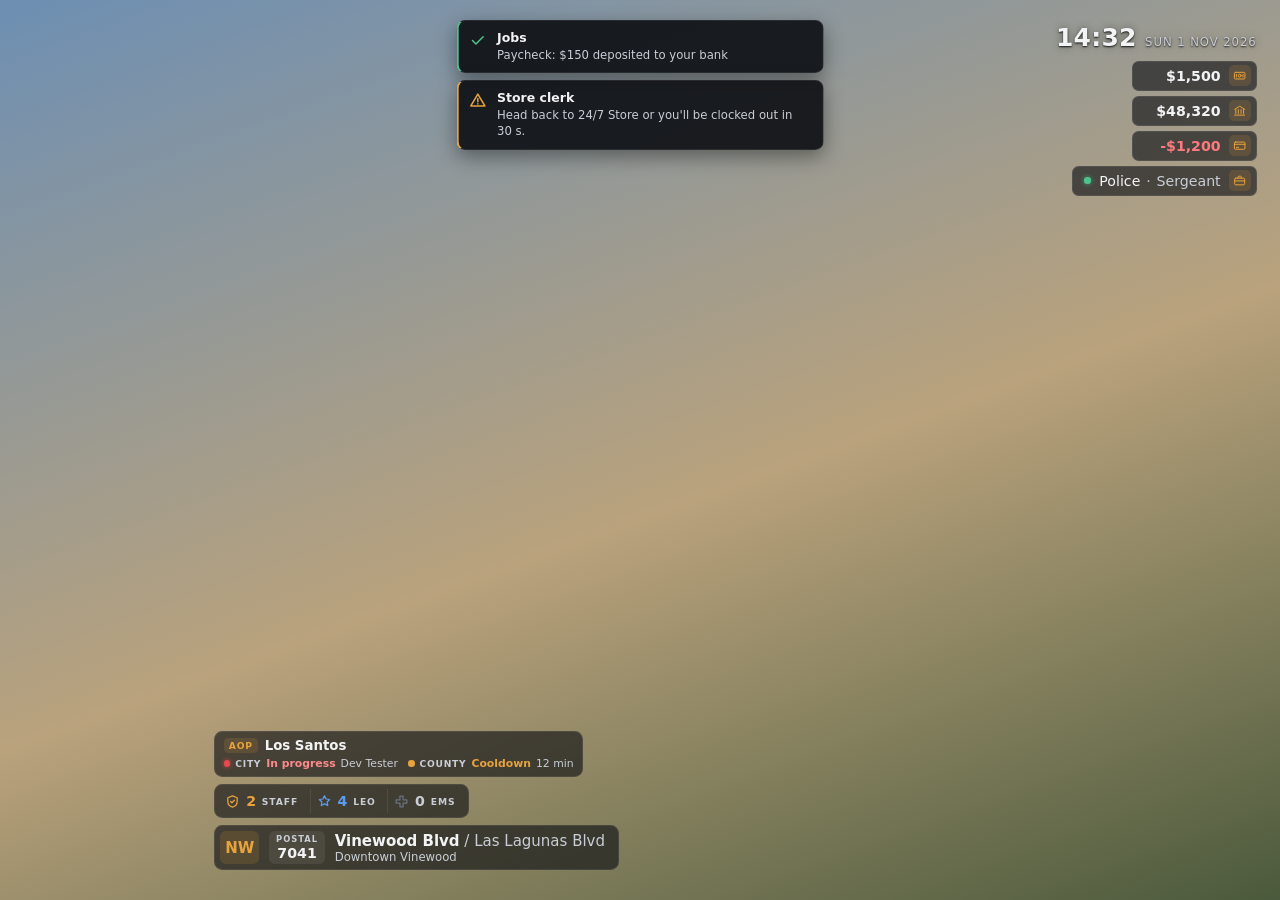
<file: [tfc]/tfc-hud/html/index.html>
<!doctype html>
<html lang="en">
<head>
    <meta charset="utf-8">
    <title>HUD</title>
    <link rel="stylesheet" href="style.css">
</head>
<body>
    <div id="hud" class="hidden">
        <!-- Top right: time, money, job -->
        <section class="status" aria-label="Status">
            <div class="clock">
                <span class="time" id="time">--:--</span>
                <span class="date" id="date"></span>
            </div>

            <div class="row" data-account="cash">
                <span class="delta" id="cash-delta"></span>
                <span class="value" id="cash">$0</span>
                <span class="icon" aria-label="Cash">
                    <svg viewBox="0 0 24 24"><rect x="2.5" y="6" width="19" height="12" rx="2"/><circle cx="12" cy="12" r="2.6"/><path d="M6 9.5v5M18 9.5v5"/></svg>
                </span>
            </div>

            <div class="row" data-account="bank">
                <span class="delta" id="bank-delta"></span>
                <span class="value" id="bank">$0</span>
                <span class="icon" aria-label="Bank">
                    <svg viewBox="0 0 24 24"><path d="M3 9.5 12 4l9 5.5"/><path d="M5 10v7M9.5 10v7M14.5 10v7M19 10v7"/><path d="M3 20h18"/></svg>
                </span>
            </div>

            <div class="row credit hidden" data-account="credit">
                <span class="delta" id="credit-delta"></span>
                <span class="value" id="credit">$0</span>
                <span class="icon" aria-label="Credit">
                    <svg viewBox="0 0 24 24"><rect x="2.5" y="5.5" width="19" height="13" rx="2"/><path d="M2.5 9.5h19M6 15h4"/></svg>
                </span>
            </div>

            <div class="row job">
                <span class="duty" id="duty" title="Duty"></span>
                <span class="value"><span id="job-label">Unemployed</span><span class="grade" id="job-grade"></span></span>
                <span class="icon" aria-label="Job">
                    <svg viewBox="0 0 24 24"><rect x="3" y="7.5" width="18" height="12" rx="2"/><path d="M9 7.5V5.5a1.5 1.5 0 0 1 1.5-1.5h3A1.5 1.5 0 0 1 15 5.5v2M3 12.5h18"/></svg>
                </span>
            </div>
        </section>

        <!-- Bottom left, beside the minimap: AOP and priority, who's on, then location -->
        <div class="corner" id="corner">
            <section class="aop hidden" id="aop" aria-label="AOP and priority"></section>
            <section class="counts hidden" id="counts" aria-label="Who's on"></section>

            <section class="location" id="location" aria-label="Location">
                <span class="compass" id="dir">N</span>
                <span class="postal hidden" id="postal-box">
                    <span class="postal-label">Postal</span>
                    <span class="postal-code" id="postal">000</span>
                </span>
                <span class="place">
                    <span class="street" id="street"></span>
                    <span class="zone" id="zone"></span>
                </span>
            </section>
        </div>
    </div>

    <!-- Notifications from every TFC resource (top centre, shown even with the HUD hidden) -->
    <div class="toasts" id="toasts" aria-live="polite"></div>

    <script src="app.js"></script>
</body>
</html>
</file>
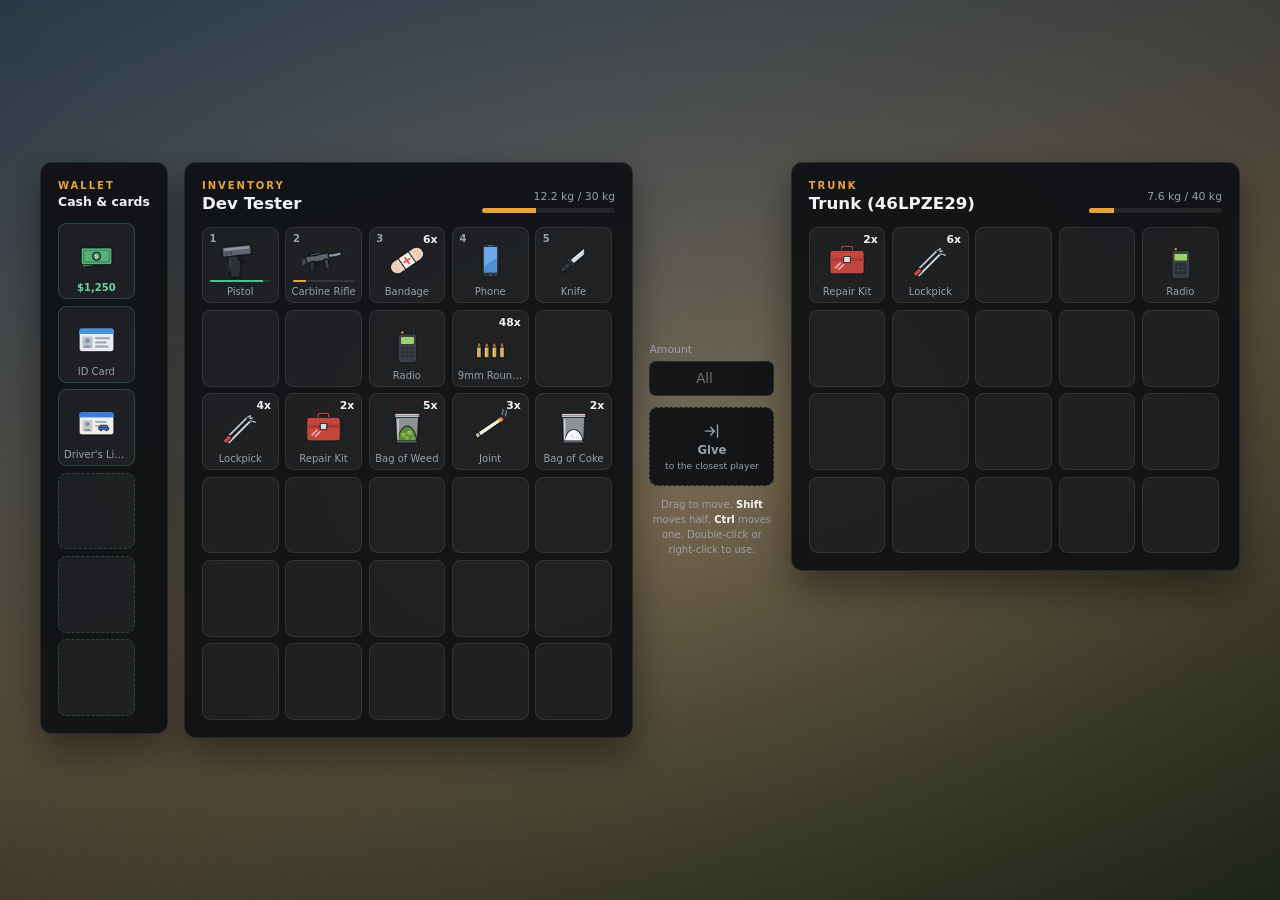
<file: [tfc]/tfc-inventory/html/index.html>
<!doctype html>
<html lang="en">
<head>
    <meta charset="utf-8">
    <title>Inventory</title>
    <link rel="stylesheet" href="style.css">
</head>
<body>
    <div id="screen" class="hidden">
        <div class="layout">
            <section class="panel wallet-panel" id="panel-wallet" aria-label="Wallet">
                <header class="panel-head">
                    <div>
                        <p class="kicker">Wallet</p>
                        <h1 class="panel-title">Cash &amp; cards</h1>
                    </div>
                </header>
                <div class="grid wallet-grid" data-grid></div>
            </section>

            <section class="panel" id="panel-player" aria-label="Your inventory">
                <header class="panel-head">
                    <div>
                        <p class="kicker">Inventory</p>
                        <h1 class="panel-title" data-title></h1>
                    </div>
                    <div class="weight">
                        <span class="weight-text" data-weight-text></span>
                        <span class="weight-track"><span class="weight-fill" data-weight-fill></span></span>
                    </div>
                </header>
                <div class="grid" data-grid></div>
            </section>

            <aside class="controls" aria-label="Controls">
                <label class="amount">Amount
                    <input id="amount" type="number" min="0" step="1" placeholder="All">
                </label>
                <div class="give" id="give-zone" data-give="1">
                    <svg viewBox="0 0 24 24"><path d="M12 3v12M7 10l5 5 5-5"/><path d="M4 19h16"/></svg>
                    <span>Give</span>
                    <small>to the closest player</small>
                </div>
                <p class="help">Drag to move. <b>Shift</b> moves half, <b>Ctrl</b> moves one. Double-click or right-click to use.</p>
            </aside>

            <section class="panel hidden" id="panel-secondary" aria-label="Other inventory">
                <header class="panel-head">
                    <div>
                        <p class="kicker" data-kicker></p>
                        <h1 class="panel-title" data-title></h1>
                    </div>
                    <div class="weight">
                        <span class="weight-text" data-weight-text></span>
                        <span class="weight-track"><span class="weight-fill" data-weight-fill></span></span>
                    </div>
                </header>
                <div class="grid" data-grid></div>
            </section>
        </div>

        <div class="tooltip hidden" id="tooltip" role="tooltip"></div>
        <div class="ghost hidden" id="ghost"></div>
        <div class="toast hidden" id="toast" role="status"></div>
    </div>

    <!-- Hotbar flash when using slots 1-5 with the inventory closed -->
    <div class="hotbar hidden" id="hotbar"></div>

    <script src="app.js"></script>
</body>
</html>
</file>
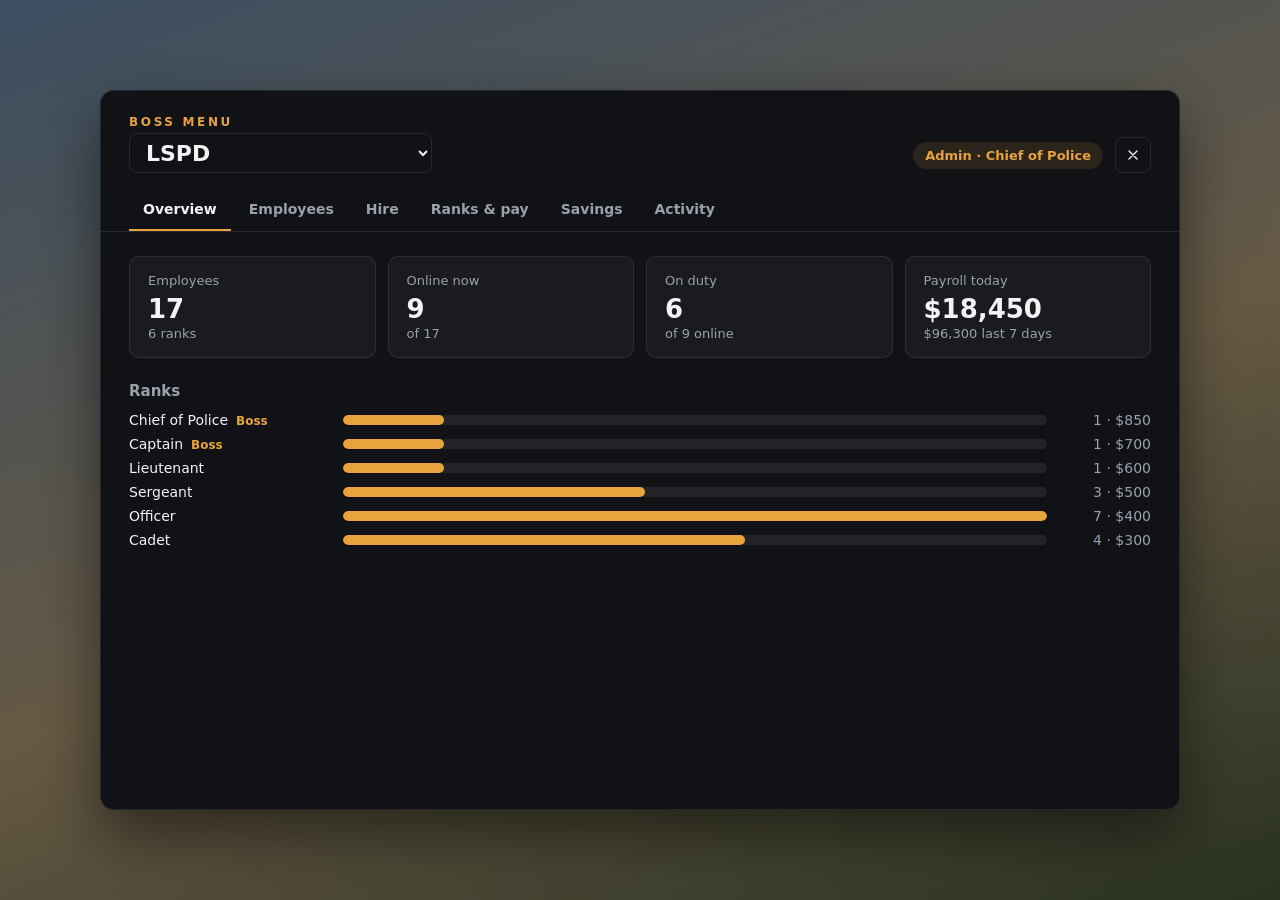
<file: [tfc]/tfc-jobs/html/index.html>
<!doctype html>
<html lang="en">
<head>
    <meta charset="utf-8">
    <title>Boss Menu</title>
    <link rel="stylesheet" href="style.css">
</head>
<body>
    <div id="backdrop" class="hidden">
        <main class="window" role="dialog" aria-modal="true" aria-labelledby="title">
            <header class="head">
                <div class="head-left">
                    <p class="brand">Boss Menu</p>
                    <div class="title-row">
                        <h1 id="title">Job</h1>
                        <select id="job-select" class="hidden" aria-label="Choose job"></select>
                    </div>
                </div>
                <div class="head-right">
                    <span class="badge" id="access"></span>
                    <button class="icon-btn" id="close" aria-label="Close">
                        <svg viewBox="0 0 24 24"><path d="M6 6l12 12M18 6 6 18"/></svg>
                    </button>
                </div>
            </header>

            <nav class="tabs" role="tablist">
                <button class="tab" data-tab="overview" aria-selected="true">Overview</button>
                <button class="tab" data-tab="employees">Employees</button>
                <button class="tab" data-tab="hire">Hire</button>
                <button class="tab" data-tab="ranks">Ranks &amp; pay</button>
                <button class="tab" data-tab="savings">Savings</button>
                <button class="tab" data-tab="activity">Activity</button>
            </nav>

            <section class="body">
                <!-- Overview -->
                <div class="panel" data-panel="overview">
                    <div class="stats" id="stats"></div>
                    <h2>Ranks</h2>
                    <div class="bars" id="bars"></div>
                </div>

                <!-- Employees -->
                <div class="panel hidden" data-panel="employees">
                    <div class="toolbar">
                        <input id="emp-search" placeholder="Search employees" autocomplete="off">
                        <span class="muted" id="emp-count"></span>
                    </div>
                    <table class="table">
                        <thead><tr><th>Name</th><th>Rank</th><th>Status</th><th class="num">Hours (7d)</th><th></th></tr></thead>
                        <tbody id="emp-body"></tbody>
                    </table>
                    <p class="empty hidden" id="emp-empty">Nobody works here yet.</p>
                </div>

                <!-- Hire -->
                <div class="panel hidden" data-panel="hire">
                    <div class="toolbar">
                        <span class="muted" id="hire-hint">Players standing next to you who don't work here.</span>
                        <button class="btn btn-ghost" id="hire-refresh">Refresh</button>
                    </div>
                    <table class="table">
                        <thead><tr><th>Name</th><th>Current job</th><th>Hire as</th><th></th></tr></thead>
                        <tbody id="hire-body"></tbody>
                    </table>
                    <p class="empty hidden" id="hire-empty">Nobody nearby. Ask them to stand next to you, then refresh.</p>
                </div>

                <!-- Ranks -->
                <div class="panel hidden" data-panel="ranks">
                    <p class="muted" id="ranks-hint"></p>
                    <table class="table">
                        <thead><tr><th class="num">#</th><th>Rank</th><th>Pay per check</th><th>Boss</th><th class="num">Holders</th><th></th></tr></thead>
                        <tbody id="ranks-body"></tbody>
                    </table>
                    <form class="add-rank hidden" id="add-rank" autocomplete="off">
                        <h2>Add a rank</h2>
                        <div class="row">
                            <label>Name <input name="label" maxlength="48" required></label>
                            <label>Pay <input name="pay" type="number" min="0" step="1" required></label>
                            <label>Position <select name="position" id="add-position"></select></label>
                            <button class="btn btn-primary" type="submit">Add rank</button>
                        </div>
                    </form>
                </div>

                <!-- Savings -->
                <div class="panel hidden" data-panel="savings">
                    <div class="stats">
                        <div class="stat">
                            <div class="stat-label">Savings balance</div>
                            <div class="stat-value" id="sav-balance">$0</div>
                            <div class="stat-sub" id="sav-who"></div>
                        </div>
                    </div>
                    <div class="sav-move" id="sav-move">
                        <input id="sav-amount" type="number" min="1" step="1" placeholder="Amount">
                        <button class="btn btn-ghost" id="sav-deposit">Deposit from my bank</button>
                        <button class="btn btn-primary" id="sav-withdraw">Withdraw to my bank</button>
                    </div>
                    <h2>History</h2>
                    <table class="table">
                        <thead><tr><th>When</th><th>What</th><th class="num">Amount</th><th class="num">Balance</th></tr></thead>
                        <tbody id="sav-body"></tbody>
                    </table>
                    <p class="empty hidden" id="sav-empty">No money has come in yet.</p>
                </div>

                <!-- Activity -->
                <div class="panel hidden" data-panel="activity">
                    <ul class="log" id="log"></ul>
                    <p class="empty hidden" id="log-empty">No activity yet.</p>
                </div>
            </section>
        </main>

        <!-- Confirm dialog -->
        <div class="confirm hidden" id="confirm" role="alertdialog" aria-modal="true">
            <div class="confirm-card">
                <p id="confirm-text"></p>
                <div class="actions">
                    <button class="btn btn-ghost" id="confirm-no">Cancel</button>
                    <button class="btn btn-danger" id="confirm-yes">Confirm</button>
                </div>
            </div>
        </div>

        <div class="toast hidden" id="toast" role="status"></div>
    </div>

    <script src="app.js"></script>
</body>
</html>
</file>
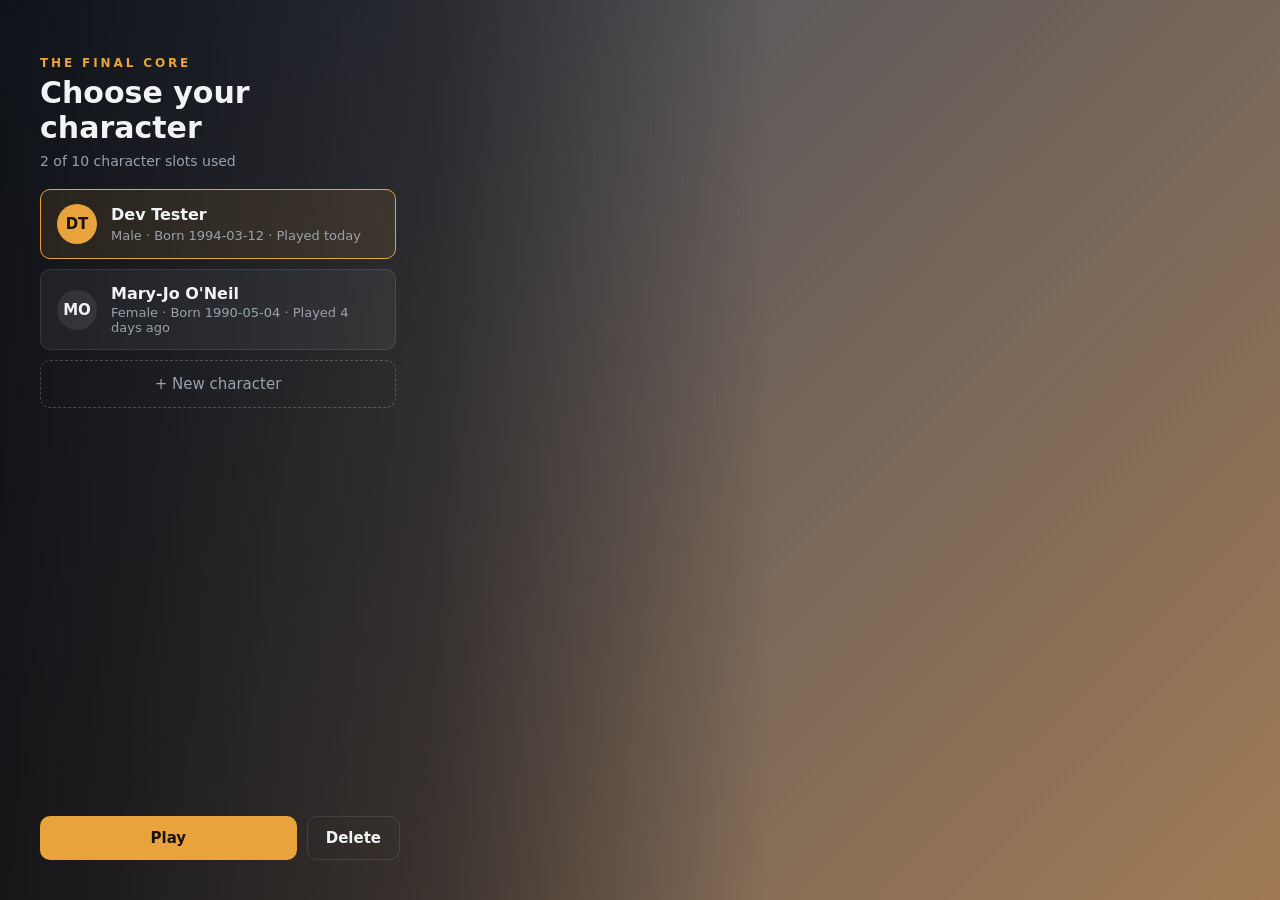
<file: [tfc]/tfc-multichar/html/index.html>
<!doctype html>
<html lang="en">
<head>
    <meta charset="utf-8">
    <title>Character Select</title>
    <link rel="stylesheet" href="style.css">
</head>
<body>
    <main id="app" class="hidden" aria-live="polite">
        <section class="panel">
            <header class="panel-head">
                <p class="brand">The Final Core</p>
                <h1>Choose your character</h1>
                <p class="slots" id="slots"></p>
            </header>

            <div class="error hidden" id="error" role="alert"></div>

            <ul class="list" id="list"></ul>

            <footer class="panel-foot">
                <button class="btn btn-primary" id="play" disabled>Play</button>
                <button class="btn btn-ghost" id="delete" disabled>Delete</button>
            </footer>
        </section>
    </main>

    <!-- Create character -->
    <div class="modal hidden" id="create-modal" role="dialog" aria-modal="true" aria-labelledby="create-title">
        <form class="card" id="create-form" novalidate>
            <h2 id="create-title">New character</h2>
            <div class="row">
                <label>First name
                    <input name="firstname" maxlength="32" autocomplete="off" required>
                </label>
                <label>Last name
                    <input name="lastname" maxlength="32" autocomplete="off" required>
                </label>
            </div>
            <label>Date of birth
                <input name="dob" type="date" min="1900-01-01" required>
            </label>
            <fieldset class="sex">
                <legend>Sex</legend>
                <label class="choice"><input type="radio" name="sex" value="m" checked><span>Male</span></label>
                <label class="choice"><input type="radio" name="sex" value="f"><span>Female</span></label>
            </fieldset>
            <p class="form-error hidden" id="create-error" role="alert"></p>
            <div class="actions">
                <button type="button" class="btn btn-ghost" data-close>Cancel</button>
                <button type="submit" class="btn btn-primary" id="create-submit">Create</button>
            </div>
        </form>
    </div>

    <!-- Delete character -->
    <div class="modal hidden" id="delete-modal" role="dialog" aria-modal="true" aria-labelledby="delete-title">
        <form class="card" id="delete-form" novalidate>
            <h2 id="delete-title">Delete character</h2>
            <p class="muted">This permanently deletes <strong id="delete-name"></strong> and everything they own. It cannot be undone.</p>
            <label>Type the full name to confirm
                <input name="confirm" autocomplete="off" id="delete-input">
            </label>
            <p class="form-error hidden" id="delete-error" role="alert"></p>
            <div class="actions">
                <button type="button" class="btn btn-ghost" data-close>Cancel</button>
                <button type="submit" class="btn btn-danger" id="delete-submit" disabled>Delete forever</button>
            </div>
        </form>
    </div>

    <script src="app.js"></script>
</body>
</html>
</file>
<file: [tfc]/tfc-hud/html/style.css>
:root {
    --panel: rgba(12, 14, 18, 0.62);
    --border: rgba(255, 255, 255, 0.08);
    --text: #f2f3f5;
    --muted: #c9ced6;
    --accent: #e8a33d;
    --good: #4cc38a;
    --bad: #ff7a7f;
    --shadow: 0 1px 2px rgba(0, 0, 0, 0.85), 0 0 8px rgba(0, 0, 0, 0.35);
    /* Scales with screen height so 1080p, 1440p and 4K look the same. */
    --u: calc(100vh / 1080);
    font-family: "Segoe UI", Inter, system-ui, sans-serif;
}

* { box-sizing: border-box; }

html, body {
    margin: 0;
    height: 100%;
    overflow: hidden;
    background: transparent;
    color: var(--text);
    user-select: none;
}

.hidden { display: none !important; }

#hud { transition: opacity 250ms ease; }
#hud.fading { opacity: 0; }

/* Status column (top right) ------------------------------------------------------ */

.status {
    position: fixed;
    top: calc(28 * var(--u));
    right: calc(28 * var(--u));
    display: flex;
    flex-direction: column;
    align-items: flex-end;
    gap: calc(6 * var(--u));
}

.clock {
    display: flex;
    align-items: baseline;
    gap: calc(10 * var(--u));
    margin-bottom: calc(4 * var(--u));
    text-shadow: var(--shadow);
}

.time {
    font-size: calc(30 * var(--u));
    font-weight: 600;
    letter-spacing: 0.01em;
    font-variant-numeric: tabular-nums;
}

.date {
    font-size: calc(14 * var(--u));
    color: var(--muted);
    font-weight: 500;
    text-transform: uppercase;
    letter-spacing: 0.08em;
}

.row {
    position: relative;
    display: flex;
    align-items: center;
    gap: calc(10 * var(--u));
    height: calc(36 * var(--u));
    min-width: calc(150 * var(--u));
    justify-content: flex-end;
    padding: 0 calc(6 * var(--u)) 0 calc(14 * var(--u));
    background: var(--panel);
    border: 1px solid var(--border);
    border-radius: calc(8 * var(--u));
}

.value {
    font-size: calc(17 * var(--u));
    font-weight: 600;
    font-variant-numeric: tabular-nums;
    white-space: nowrap;
}

.row.credit .value { color: var(--bad); }

.icon {
    display: grid;
    place-items: center;
    width: calc(26 * var(--u));
    height: calc(26 * var(--u));
    border-radius: calc(6 * var(--u));
    background: rgba(232, 163, 61, 0.14);
}

.icon svg {
    width: calc(16 * var(--u));
    height: calc(16 * var(--u));
    fill: none;
    stroke: var(--accent);
    stroke-width: 1.8;
    stroke-linecap: round;
    stroke-linejoin: round;
}

/* Money change: value flashes and a +/- amount floats beside the row. */
.row.up .value { animation: flash-good 1.2s ease; }
.row.down .value { animation: flash-bad 1.2s ease; }

@keyframes flash-good { 0%, 30% { color: var(--good); } 100% { color: var(--text); } }
@keyframes flash-bad { 0%, 30% { color: var(--bad); } 100% { color: var(--text); } }

.delta {
    position: absolute;
    right: calc(100% + 10 * var(--u));
    font-size: calc(15 * var(--u));
    font-weight: 600;
    font-variant-numeric: tabular-nums;
    white-space: nowrap;
    text-shadow: var(--shadow);
    opacity: 0;
}

.delta.show { animation: delta 2.6s ease forwards; }
.delta.good { color: var(--good); }
.delta.bad { color: var(--bad); }

@keyframes delta {
    0% { opacity: 0; transform: translateX(calc(8 * var(--u))); }
    12% { opacity: 1; transform: translateX(0); }
    75% { opacity: 1; }
    100% { opacity: 0; transform: translateX(calc(-6 * var(--u))); }
}

.job .value { font-weight: 500; }

.grade {
    color: var(--muted);
    font-weight: 500;
}

.grade:not(:empty)::before {
    content: "·";
    margin: 0 calc(7 * var(--u));
}

.duty {
    width: calc(8 * var(--u));
    height: calc(8 * var(--u));
    border-radius: 50%;
    background: transparent;
}

.duty.on { background: var(--good); box-shadow: 0 0 calc(6 * var(--u)) rgba(76, 195, 138, 0.7); }
.duty.off { background: #6b7280; }

/* Location (beside the minimap) ---------------------------------------------------- */

.corner {
    position: fixed;
    /* left/bottom are set from the real minimap position by app.js */
    left: 20vw;
    bottom: 3vh;
    display: flex;
    flex-direction: column;
    align-items: flex-start;
    gap: calc(8 * var(--u));
}

.location {
    display: flex;
    align-items: center;
    gap: calc(12 * var(--u));
    padding: calc(6 * var(--u)) calc(16 * var(--u)) calc(6 * var(--u)) calc(6 * var(--u));
    background: var(--panel);
    border: 1px solid var(--border);
    border-radius: calc(10 * var(--u));
}

.compass {
    display: grid;
    place-items: center;
    min-width: calc(40 * var(--u));
    height: calc(40 * var(--u));
    padding: 0 calc(6 * var(--u));
    border-radius: calc(7 * var(--u));
    background: rgba(232, 163, 61, 0.14);
    color: var(--accent);
    font-size: calc(18 * var(--u));
    font-weight: 700;
    text-shadow: none;
}

.place {
    display: flex;
    flex-direction: column;
    line-height: 1.2;
}

.street {
    font-size: calc(18 * var(--u));
    font-weight: 600;
    white-space: nowrap;
}

.street .cross { color: var(--muted); font-weight: 500; }

.zone {
    font-size: calc(14 * var(--u));
    color: var(--muted);
    white-space: nowrap;
}

.postal {
    display: flex;
    flex-direction: column;
    align-items: center;
    justify-content: center;
    min-width: calc(52 * var(--u));
    height: calc(40 * var(--u));
    padding: 0 calc(8 * var(--u));
    border-radius: calc(7 * var(--u));
    background: rgba(255, 255, 255, 0.07);
    line-height: 1;
}

.postal-label {
    font-size: calc(10 * var(--u));
    font-weight: 600;
    letter-spacing: 0.12em;
    text-transform: uppercase;
    color: var(--muted);
}

.postal-code {
    margin-top: calc(3 * var(--u));
    font-size: calc(17 * var(--u));
    font-weight: 700;
    font-variant-numeric: tabular-nums;
}

/* Who's on (above the location) ---------------------------------------------------- */

.counts {
    display: flex;
    align-items: center;
    gap: calc(4 * var(--u));
    padding: calc(5 * var(--u));
    background: var(--panel);
    border: 1px solid var(--border);
    border-radius: calc(10 * var(--u));
}

.count {
    display: flex;
    align-items: center;
    gap: calc(7 * var(--u));
    padding: calc(5 * var(--u)) calc(10 * var(--u)) calc(5 * var(--u)) calc(7 * var(--u));
    border-radius: calc(7 * var(--u));
}

.count + .count { border-left: 1px solid var(--border); border-radius: 0 calc(7 * var(--u)) calc(7 * var(--u)) 0; }

.count svg {
    width: calc(18 * var(--u));
    height: calc(18 * var(--u));
    fill: none;
    stroke: currentColor;
    stroke-width: 2;
    stroke-linecap: round;
    stroke-linejoin: round;
}

.count .n {
    font-size: calc(17 * var(--u));
    font-weight: 700;
    font-variant-numeric: tabular-nums;
    min-width: calc(10 * var(--u));
}

.count .l {
    font-size: calc(11 * var(--u));
    font-weight: 600;
    letter-spacing: 0.1em;
    text-transform: uppercase;
    color: var(--muted);
}

.count.staff { color: var(--accent); }
.count.leo { color: #5b9cf5; }
.count.ems { color: #e5484d; }
.count.fire { color: #f97316; }
.count.zero { color: #6b7280; }
.count.zero .n { color: var(--muted); }

/* AOP and priority (above who's on) -------------------------------------------------- */

.aop {
    display: flex;
    flex-direction: column;
    gap: calc(5 * var(--u));
    padding: calc(7 * var(--u)) calc(10 * var(--u));
    background: var(--panel);
    border: 1px solid var(--border);
    border-radius: calc(10 * var(--u));
}

.aop-row { display: flex; align-items: center; gap: calc(8 * var(--u)); }

.aop .tag {
    padding: calc(2 * var(--u)) calc(6 * var(--u));
    border-radius: calc(5 * var(--u));
    background: rgba(232, 163, 61, 0.14);
    color: var(--accent);
    font-size: calc(11 * var(--u));
    font-weight: 700;
    letter-spacing: 0.1em;
}

.aop-name { font-size: calc(16 * var(--u)); font-weight: 600; white-space: nowrap; }

.prio-row { display: flex; gap: calc(12 * var(--u)); }

.prio { display: flex; align-items: center; gap: calc(6 * var(--u)); font-size: calc(13 * var(--u)); white-space: nowrap; }
.prio .dot { width: calc(8 * var(--u)); height: calc(8 * var(--u)); border-radius: 50%; background: #6b7280; }
.prio .pl { color: var(--muted); font-size: calc(11 * var(--u)); font-weight: 600; letter-spacing: 0.08em; text-transform: uppercase; }
.prio b { font-weight: 600; }
.prio .pd { color: var(--muted); }
.prio.available .dot { background: var(--good); }
.prio.active .dot { background: #e5484d; box-shadow: 0 0 calc(6 * var(--u)) rgba(229, 72, 77, 0.8); }
.prio.active b { color: #ff8a8d; }
.prio.cooldown .dot { background: var(--accent); }
.prio.cooldown b { color: var(--accent); }
.prio.hold .dot { background: #5b9cf5; }
.prio.hold b { color: #8fbaf8; }

/* Notifications (top centre) ------------------------------------------------------------ */

.toasts {
    position: fixed;
    top: calc(24 * var(--u));
    left: 50%;
    transform: translateX(-50%);
    display: flex;
    flex-direction: column;
    align-items: center;
    gap: calc(8 * var(--u));
    width: calc(440 * var(--u));
    pointer-events: none;
}

.toast {
    display: flex;
    align-items: flex-start;
    gap: calc(12 * var(--u));
    width: 100%;
    padding: calc(11 * var(--u)) calc(16 * var(--u)) calc(11 * var(--u)) calc(12 * var(--u));
    background: rgba(12, 14, 18, 0.9);
    border: 1px solid var(--border);
    border-left: calc(3 * var(--u)) solid #5b9cf5;
    border-radius: calc(10 * var(--u));
    box-shadow: 0 calc(8 * var(--u)) calc(24 * var(--u)) rgba(0, 0, 0, 0.4);
    animation: toast-in 220ms ease;
}

.toast.out { animation: toast-out 280ms ease forwards; }
.toast.success { border-left-color: var(--good); }
.toast.error { border-left-color: #e5484d; }
.toast.warning { border-left-color: var(--accent); }

.t-icon { flex: 0 0 auto; display: grid; place-items: center; width: calc(22 * var(--u)); height: calc(22 * var(--u)); margin-top: calc(1 * var(--u)); }
.t-icon svg { width: 100%; height: 100%; fill: none; stroke: #5b9cf5; stroke-width: 2; stroke-linecap: round; stroke-linejoin: round; }
.toast.success .t-icon svg { stroke: var(--good); }
.toast.error .t-icon svg { stroke: #ff7a7f; }
.toast.warning .t-icon svg { stroke: var(--accent); }

.t-body { min-width: 0; }
.t-title { font-size: calc(15 * var(--u)); font-weight: 600; }
.t-text { margin-top: calc(2 * var(--u)); font-size: calc(14 * var(--u)); line-height: 1.4; color: var(--muted); white-space: pre-line; overflow-wrap: anywhere; }

@keyframes toast-in { from { opacity: 0; transform: translateY(calc(-10 * var(--u))); } to { opacity: 1; transform: none; } }
@keyframes toast-out { to { opacity: 0; transform: translateY(calc(-8 * var(--u))); } }
</file>
<file: [tfc]/tfc-inventory/html/style.css>
:root {
    --bg: rgba(14, 16, 20, 0.94);
    --slot: rgba(255, 255, 255, 0.05);
    --slot-hover: rgba(255, 255, 255, 0.09);
    --border: rgba(255, 255, 255, 0.09);
    --text: #f2f3f5;
    --muted: #9aa1ab;
    --accent: #e8a33d;
    --danger: #e5484d;
    --u: calc(100vh / 1080);
    --slot-size: calc(92 * var(--u));
    font-family: "Segoe UI", Inter, system-ui, sans-serif;
}

* { box-sizing: border-box; }

html, body {
    margin: 0;
    height: 100%;
    background: transparent;
    color: var(--text);
    overflow: hidden;
    user-select: none;
}

.hidden { display: none !important; }

#screen {
    position: fixed;
    inset: 0;
    display: grid;
    place-items: center;
    background: radial-gradient(ellipse at center, rgba(0, 0, 0, 0.35), rgba(0, 0, 0, 0.6));
}

.layout {
    display: flex;
    align-items: flex-start;
    gap: calc(20 * var(--u));
}

/* Panels ------------------------------------------------------------------------------- */

.panel {
    padding: calc(20 * var(--u));
    background: var(--bg);
    border: 1px solid var(--border);
    border-radius: calc(14 * var(--u));
    box-shadow: 0 calc(20 * var(--u)) calc(50 * var(--u)) rgba(0, 0, 0, 0.45);
}

.panel-head {
    display: flex;
    justify-content: space-between;
    align-items: flex-end;
    gap: calc(24 * var(--u));
    margin-bottom: calc(16 * var(--u));
}

.kicker {
    margin: 0 0 calc(4 * var(--u));
    font-size: calc(12 * var(--u));
    font-weight: 600;
    letter-spacing: 0.2em;
    text-transform: uppercase;
    color: var(--accent);
}

.panel-title { margin: 0; font-size: calc(20 * var(--u)); font-weight: 600; }

.weight { display: flex; flex-direction: column; align-items: flex-end; gap: calc(6 * var(--u)); }
.weight-text { font-size: calc(13 * var(--u)); color: var(--muted); font-variant-numeric: tabular-nums; }
.weight-track { display: block; width: calc(160 * var(--u)); height: calc(6 * var(--u)); border-radius: 3px; background: rgba(255, 255, 255, 0.08); overflow: hidden; }
.weight-fill { display: block; height: 100%; background: var(--accent); transition: width 150ms; }
.weight-fill.full { background: var(--danger); }

/* Grid --------------------------------------------------------------------------------- */

.grid {
    display: grid;
    grid-template-columns: repeat(5, var(--slot-size));
    gap: calc(8 * var(--u));
    max-height: calc(var(--slot-size) * 6 + 8 * var(--u) * 5);
    overflow-y: auto;
    padding-right: calc(4 * var(--u));
}

.grid::-webkit-scrollbar { width: 6px; }
.grid::-webkit-scrollbar-thumb { background: var(--border); border-radius: 3px; }

.slot {
    position: relative;
    width: var(--slot-size);
    height: var(--slot-size);
    border-radius: calc(10 * var(--u));
    background: var(--slot);
    border: 1px solid var(--border);
    display: grid;
    place-items: center;
}

.slot.filled { cursor: grab; }
.slot.filled:hover { background: var(--slot-hover); }
.slot.drop-target { border-color: var(--accent); background: rgba(232, 163, 61, 0.12); }
.slot.dragging { opacity: 0.35; }

.slot .key {
    position: absolute;
    top: calc(6 * var(--u));
    left: calc(8 * var(--u));
    font-size: calc(12 * var(--u));
    font-weight: 700;
    color: var(--muted);
}

.slot .count {
    position: absolute;
    top: calc(6 * var(--u));
    right: calc(8 * var(--u));
    font-size: calc(13 * var(--u));
    font-weight: 600;
    font-variant-numeric: tabular-nums;
}

.slot .label {
    position: absolute;
    left: 0;
    right: 0;
    bottom: calc(6 * var(--u));
    padding: 0 calc(6 * var(--u));
    text-align: center;
    font-size: calc(12 * var(--u));
    color: var(--muted);
    white-space: nowrap;
    overflow: hidden;
    text-overflow: ellipsis;
}

.slot .label.money { color: #6fd39f; font-weight: 600; }

.slot img {
    width: 58%;
    height: 58%;
    object-fit: contain;
    pointer-events: none;
    margin-bottom: calc(10 * var(--u));
}

.tile {
    width: 54%;
    height: 54%;
    margin-bottom: calc(10 * var(--u));
    display: grid;
    place-items: center;
    border-radius: calc(10 * var(--u));
    background: rgba(232, 163, 61, 0.14);
    color: var(--accent);
    font-size: calc(18 * var(--u));
    font-weight: 700;
    letter-spacing: 0.02em;
    pointer-events: none;
}

/* Controls ------------------------------------------------------------------------------- */

.controls {
    align-self: center;
    width: calc(150 * var(--u));
    display: flex;
    flex-direction: column;
    gap: calc(14 * var(--u));
}

.amount { display: flex; flex-direction: column; gap: calc(6 * var(--u)); font-size: calc(13 * var(--u)); color: var(--muted); }

.amount input {
    height: calc(42 * var(--u));
    padding: 0 calc(12 * var(--u));
    background: var(--bg);
    border: 1px solid var(--border);
    border-radius: calc(8 * var(--u));
    color: var(--text);
    font: inherit;
    font-size: calc(16 * var(--u));
    text-align: center;
    color-scheme: dark;
}

.amount input:focus { outline: none; border-color: var(--accent); }

.give {
    display: flex;
    flex-direction: column;
    align-items: center;
    gap: calc(4 * var(--u));
    padding: calc(16 * var(--u)) calc(8 * var(--u));
    border: 1px dashed rgba(255, 255, 255, 0.22);
    border-radius: calc(10 * var(--u));
    background: var(--bg);
    color: var(--muted);
    font-size: calc(14 * var(--u));
    font-weight: 600;
    transition: border-color 120ms, background 120ms, color 120ms;
}

.give svg { width: calc(22 * var(--u)); height: calc(22 * var(--u)); fill: none; stroke: currentColor; stroke-width: 1.8; stroke-linecap: round; stroke-linejoin: round; transform: rotate(-90deg); }
.give small { font-size: calc(11 * var(--u)); font-weight: 400; }
.give.drop-target { border-color: var(--accent); background: rgba(232, 163, 61, 0.12); color: var(--text); }

.help { margin: 0; font-size: calc(12 * var(--u)); line-height: 1.5; color: var(--muted); text-align: center; }
.help b { color: var(--text); font-weight: 600; }

/* Tooltip, ghost, toast ---------------------------------------------------------------------- */

.tooltip {
    position: fixed;
    z-index: 20;
    max-width: calc(280 * var(--u));
    padding: calc(12 * var(--u)) calc(14 * var(--u));
    background: #15181d;
    border: 1px solid var(--border);
    border-radius: calc(10 * var(--u));
    box-shadow: 0 10px 30px rgba(0, 0, 0, 0.5);
    font-size: calc(13 * var(--u));
    pointer-events: none;
}

.tooltip .t-name { font-size: calc(15 * var(--u)); font-weight: 600; }
.tooltip .t-desc { margin-top: calc(4 * var(--u)); color: var(--muted); line-height: 1.45; }
.tooltip .t-meta { margin-top: calc(8 * var(--u)); display: grid; grid-template-columns: auto 1fr; gap: calc(3 * var(--u)) calc(10 * var(--u)); }
.tooltip .t-meta dt { color: var(--muted); }
.tooltip .t-meta dd { margin: 0; }
.tooltip .t-use { margin-top: calc(8 * var(--u)); color: var(--accent); font-size: calc(12 * var(--u)); }

.ghost {
    position: fixed;
    z-index: 30;
    width: var(--slot-size);
    height: var(--slot-size);
    pointer-events: none;
    transform: translate(-50%, -50%);
    opacity: 0.9;
}

.ghost .slot { border-color: var(--accent); background: rgba(20, 22, 26, 0.95); }

.toast {
    position: fixed;
    left: 50%;
    bottom: calc(60 * var(--u));
    transform: translateX(-50%);
    padding: calc(10 * var(--u)) calc(16 * var(--u));
    background: #15181d;
    border: 1px solid rgba(229, 72, 77, 0.6);
    border-radius: calc(10 * var(--u));
    font-size: calc(14 * var(--u));
}

/* Hotbar flash ------------------------------------------------------------------------------- */

.hotbar {
    position: fixed;
    left: 50%;
    bottom: calc(40 * var(--u));
    transform: translateX(-50%);
    display: flex;
    gap: calc(8 * var(--u));
    transition: opacity 250ms;
}

.hotbar.fade { opacity: 0; }
.hotbar .slot { background: rgba(14, 16, 20, 0.8); }
.hotbar .slot.used { border-color: var(--accent); }

/* Weapon condition bar */
.slot .cond {
    position: absolute;
    left: calc(8 * var(--u));
    right: calc(8 * var(--u));
    bottom: calc(24 * var(--u));
    height: calc(3 * var(--u));
    border-radius: 2px;
    background: rgba(255, 255, 255, 0.1);
    overflow: hidden;
}

.slot .cond span { display: block; height: 100%; background: #4cc38a; }
.slot .cond span.low { background: #e8a33d; }
.slot .cond span.zero { background: #e5484d; }

/* Wallet (left): cash and cards only ------------------------------------------------------ */

.wallet-panel .panel-head { margin-bottom: calc(16 * var(--u)); }
.wallet-grid { grid-template-columns: var(--slot-size); max-height: none; overflow: visible; padding-right: 0; }
.wallet-panel .panel-title { font-size: calc(15 * var(--u)); white-space: nowrap; }
.slot.wallet { border-style: dashed; border-color: rgba(111, 211, 159, 0.22); }
.slot.wallet.filled { border-style: solid; }
.wallet-divider {
    grid-column: 1 / -1;
    margin-top: calc(6 * var(--u));
    font-size: calc(12 * var(--u));
    font-weight: 600;
    letter-spacing: 0.2em;
    text-transform: uppercase;
    color: var(--accent);
}
</file>
<file: [tfc]/tfc-jobs/html/style.css>
:root {
    --bg: #101216;
    --surface: rgba(255, 255, 255, 0.04);
    --surface-2: rgba(255, 255, 255, 0.07);
    --border: rgba(255, 255, 255, 0.09);
    --text: #f2f3f5;
    --muted: #9aa1ab;
    --accent: #e8a33d;
    --accent-ink: #1a1206;
    --good: #4cc38a;
    --danger: #e5484d;
    --radius: 10px;
    font-family: "Segoe UI", Inter, system-ui, sans-serif;
}

* { box-sizing: border-box; }

html, body {
    margin: 0;
    height: 100%;
    background: transparent;
    color: var(--text);
    overflow: hidden;
    user-select: none;
}

.hidden { display: none !important; }
.muted { color: var(--muted); font-size: 14px; }
.num { text-align: right; font-variant-numeric: tabular-nums; }

#backdrop {
    position: fixed;
    inset: 0;
    display: grid;
    place-items: center;
    background: rgba(0, 0, 0, 0.45);
}

.window {
    width: min(1080px, calc(100vw - 48px));
    height: min(720px, calc(100vh - 48px));
    display: flex;
    flex-direction: column;
    background: var(--bg);
    border: 1px solid var(--border);
    border-radius: 14px;
    box-shadow: 0 24px 60px rgba(0, 0, 0, 0.5);
    overflow: hidden;
}

/* Header ------------------------------------------------------------------------- */

.head {
    display: flex;
    justify-content: space-between;
    align-items: flex-end;
    padding: 24px 28px 16px;
}

.brand {
    margin: 0 0 4px;
    font-size: 12px;
    font-weight: 600;
    letter-spacing: 0.22em;
    text-transform: uppercase;
    color: var(--accent);
}

.title-row { display: flex; align-items: center; gap: 14px; }

h1 { margin: 0; font-size: 26px; font-weight: 600; }
h2 { margin: 24px 0 12px; font-size: 15px; font-weight: 600; color: var(--muted); }

.head-right { display: flex; align-items: center; gap: 12px; }

.badge {
    padding: 6px 12px;
    border-radius: 999px;
    background: rgba(232, 163, 61, 0.12);
    color: var(--accent);
    font-size: 13px;
    font-weight: 600;
}

.icon-btn {
    width: 36px;
    height: 36px;
    display: grid;
    place-items: center;
    background: transparent;
    border: 1px solid var(--border);
    border-radius: 8px;
    cursor: pointer;
}

.icon-btn svg { width: 16px; height: 16px; stroke: var(--text); stroke-width: 2; stroke-linecap: round; }
.icon-btn:hover { background: var(--surface-2); }

/* Tabs ----------------------------------------------------------------------------- */

.tabs {
    display: flex;
    gap: 4px;
    padding: 0 28px;
    border-bottom: 1px solid var(--border);
}

.tab {
    padding: 12px 14px;
    background: none;
    border: none;
    border-bottom: 2px solid transparent;
    color: var(--muted);
    font: inherit;
    font-size: 14px;
    font-weight: 600;
    cursor: pointer;
}

.tab:hover { color: var(--text); }
.tab[aria-selected="true"] { color: var(--text); border-bottom-color: var(--accent); }

.body { flex: 1; overflow-y: auto; padding: 24px 28px 28px; }
.body::-webkit-scrollbar { width: 8px; }
.body::-webkit-scrollbar-thumb { background: var(--border); border-radius: 4px; }

/* Overview --------------------------------------------------------------------------- */

.stats { display: grid; grid-template-columns: repeat(4, 1fr); gap: 12px; }

.stat {
    padding: 16px 18px;
    background: var(--surface);
    border: 1px solid var(--border);
    border-radius: var(--radius);
}

.stat-label { font-size: 13px; color: var(--muted); }
.stat-value { margin-top: 6px; font-size: 26px; font-weight: 600; font-variant-numeric: tabular-nums; }
.stat-sub { margin-top: 2px; font-size: 13px; color: var(--muted); }

.bars { display: flex; flex-direction: column; gap: 8px; }

.bar-row {
    display: grid;
    grid-template-columns: 200px 1fr 90px;
    align-items: center;
    gap: 14px;
    font-size: 14px;
}

.bar-track { display: block; height: 10px; background: var(--surface-2); border-radius: 5px; overflow: hidden; }
.bar-fill { display: block; height: 100%; background: var(--accent); border-radius: 5px; }
.bar-label { white-space: nowrap; overflow: hidden; text-overflow: ellipsis; }
.bar-count { text-align: right; color: var(--muted); font-variant-numeric: tabular-nums; }

/* Tables -------------------------------------------------------------------------------- */

.toolbar { display: flex; align-items: center; justify-content: space-between; gap: 12px; margin-bottom: 14px; }

.table { width: 100%; border-collapse: collapse; font-size: 14px; }

.table th {
    text-align: left;
    padding: 0 12px 10px;
    font-size: 12px;
    font-weight: 600;
    letter-spacing: 0.06em;
    text-transform: uppercase;
    color: var(--muted);
    border-bottom: 1px solid var(--border);
}

/* .table th sets left; number columns keep right */
.table th.num { text-align: right; }

.table td { padding: 10px 12px; border-bottom: 1px solid var(--border); vertical-align: middle; }
.table tr:hover td { background: var(--surface); }
.table td.actions-cell { text-align: right; white-space: nowrap; }
.table td.actions-cell > * + * { margin-left: 8px; }

.status { display: inline-flex; align-items: center; gap: 7px; color: var(--muted); }
.dot { width: 8px; height: 8px; border-radius: 50%; background: #4b5563; }
.dot.online { background: #9aa1ab; }
.dot.duty { background: var(--good); box-shadow: 0 0 6px rgba(76, 195, 138, 0.6); }

.tag { margin-left: 8px; font-size: 12px; color: var(--accent); font-weight: 600; }

.empty { margin: 32px 0; text-align: center; color: var(--muted); }

/* Controls --------------------------------------------------------------------------------- */

input, select {
    height: 36px;
    padding: 0 10px;
    background: rgba(255, 255, 255, 0.06);
    border: 1px solid var(--border);
    border-radius: 8px;
    color: var(--text);
    font: inherit;
    font-size: 14px;
    color-scheme: dark;
}

input:focus, select:focus { outline: none; border-color: var(--accent); }
select option { background: #1b1e24; }

#emp-search { width: 280px; }
#job-select {
    height: 40px;
    padding: 0 36px 0 12px;
    font-size: 22px;
    font-weight: 600;
    background-color: transparent;
    border-color: var(--border);
}
.pay-input { width: 110px; }
.rank-input { width: 220px; }

.btn {
    height: 36px;
    padding: 0 14px;
    border-radius: 8px;
    border: 1px solid transparent;
    font: inherit;
    font-size: 14px;
    font-weight: 600;
    cursor: pointer;
}

.btn:disabled { opacity: 0.4; cursor: default; }
.btn:not(:disabled):hover { filter: brightness(1.12); }
.btn-primary { background: var(--accent); color: var(--accent-ink); }
.btn-ghost { background: transparent; color: var(--text); border-color: var(--border); }
.btn-danger { background: var(--danger); color: #fff; }
.btn-small { height: 30px; padding: 0 10px; font-size: 13px; }

.switch { width: 18px; height: 18px; accent-color: var(--accent); cursor: pointer; }

.add-rank { margin-top: 8px; }
.add-rank .row { display: flex; align-items: flex-end; gap: 12px; }
.add-rank label { display: flex; flex-direction: column; gap: 6px; font-size: 13px; color: var(--muted); }
.add-rank label:first-child input { width: 240px; }
.add-rank input[name="pay"] { width: 120px; }

/* Activity -------------------------------------------------------------------------------- */

.log { list-style: none; margin: 0; padding: 0; }

.log li {
    display: grid;
    grid-template-columns: 110px 1fr;
    gap: 16px;
    padding: 12px 0;
    border-bottom: 1px solid var(--border);
    font-size: 14px;
}

.log time { color: var(--muted); font-variant-numeric: tabular-nums; }
.log .what { line-height: 1.45; }
.log .action { color: var(--accent); font-weight: 600; }
.log .detail { color: var(--muted); }

/* Confirm + toast ---------------------------------------------------------------------------- */

.confirm { position: fixed; inset: 0; display: grid; place-items: center; background: rgba(0, 0, 0, 0.5); }

.confirm-card {
    width: 400px;
    padding: 24px;
    background: var(--bg);
    border: 1px solid var(--border);
    border-radius: 12px;
}

.confirm-card p { margin: 0 0 20px; line-height: 1.5; }
.actions { display: flex; justify-content: flex-end; gap: 10px; }

.toast {
    position: fixed;
    left: 50%;
    bottom: 40px;
    transform: translateX(-50%);
    padding: 12px 18px;
    border-radius: 10px;
    background: #1b1e24;
    border: 1px solid var(--border);
    font-size: 14px;
    box-shadow: 0 10px 30px rgba(0, 0, 0, 0.4);
}

.toast.good { border-color: rgba(76, 195, 138, 0.5); }
.toast.bad { border-color: rgba(229, 72, 77, 0.6); }

/* Savings ------------------------------------------------------------------------- */

.sav-move { display: flex; gap: 10px; margin: 16px 0 6px; }
.sav-move input { flex: 1; min-width: 0; height: 40px; padding: 0 12px; border: 1px solid var(--border); border-radius: 8px; background: var(--surface); color: var(--text); font: inherit; font-size: 15px; outline: none; }
.sav-move input:focus { border-color: var(--accent); }
.amt-pos { color: var(--good); }
.amt-neg { color: var(--danger); }
</file>
<file: [tfc]/tfc-multichar/html/style.css>
:root {
    --bg: rgba(12, 14, 18, 0.94);
    --surface: rgba(255, 255, 255, 0.05);
    --surface-hover: rgba(255, 255, 255, 0.09);
    --border: rgba(255, 255, 255, 0.10);
    --text: #f2f3f5;
    --muted: #9aa1ab;
    --accent: #e8a33d;
    --accent-ink: #1a1206;
    --danger: #e5484d;
    --radius: 10px;
    font-family: "Segoe UI", Inter, system-ui, sans-serif;
}

* { box-sizing: border-box; }

html, body {
    margin: 0;
    height: 100%;
    background: transparent;
    color: var(--text);
    overflow: hidden;
    user-select: none;
}

.hidden { display: none !important; }

/* Panel ------------------------------------------------------------------ */

#app {
    position: fixed;
    inset: 0;
    display: flex;
    background: linear-gradient(90deg, rgba(8, 9, 12, 0.85) 0%, rgba(8, 9, 12, 0.55) 34%, transparent 60%);
}

.panel {
    width: 440px;
    max-width: 100%;
    height: 100%;
    padding: 56px 40px 40px;
    display: flex;
    flex-direction: column;
    gap: 20px;
}

.brand {
    margin: 0 0 6px;
    font-size: 12px;
    font-weight: 600;
    letter-spacing: 0.24em;
    text-transform: uppercase;
    color: var(--accent);
}

h1 {
    margin: 0;
    font-size: 30px;
    font-weight: 600;
    line-height: 1.15;
}

.slots {
    margin: 8px 0 0;
    color: var(--muted);
    font-size: 14px;
}

.list {
    list-style: none;
    margin: 0;
    padding: 0 4px 0 0;
    display: flex;
    flex-direction: column;
    gap: 10px;
    overflow-y: auto;
    flex: 1;
}

.list::-webkit-scrollbar { width: 6px; }
.list::-webkit-scrollbar-thumb { background: var(--border); border-radius: 3px; }

.char {
    width: 100%;
    text-align: left;
    padding: 14px 16px;
    background: var(--surface);
    border: 1px solid var(--border);
    border-radius: var(--radius);
    color: var(--text);
    font: inherit;
    cursor: pointer;
    display: grid;
    grid-template-columns: 40px 1fr;
    gap: 2px 14px;
    align-items: center;
    transition: background 120ms, border-color 120ms;
}

.char:hover { background: var(--surface-hover); }

.char[aria-pressed="true"] {
    border-color: var(--accent);
    background: rgba(232, 163, 61, 0.10);
}

.avatar {
    grid-row: span 2;
    width: 40px;
    height: 40px;
    border-radius: 50%;
    display: grid;
    place-items: center;
    background: rgba(255, 255, 255, 0.08);
    font-weight: 600;
    font-size: 15px;
}

.char[aria-pressed="true"] .avatar {
    background: var(--accent);
    color: var(--accent-ink);
}

.name { font-size: 16px; font-weight: 600; }
.meta { font-size: 13px; color: var(--muted); }

.new {
    width: 100%;
    padding: 14px 16px;
    border: 1px dashed rgba(255, 255, 255, 0.22);
    border-radius: var(--radius);
    background: transparent;
    color: var(--muted);
    font: inherit;
    font-size: 15px;
    cursor: pointer;
    transition: color 120ms, border-color 120ms;
}

.new:hover { color: var(--text); border-color: var(--accent); }

.panel-foot {
    display: flex;
    gap: 10px;
}

.panel-foot .btn-primary { flex: 1; }

/* Buttons ---------------------------------------------------------------- */

.btn {
    height: 44px;
    padding: 0 18px;
    border-radius: var(--radius);
    border: 1px solid transparent;
    font: inherit;
    font-size: 15px;
    font-weight: 600;
    cursor: pointer;
    transition: filter 120ms, opacity 120ms;
}

.btn:disabled { opacity: 0.4; cursor: default; }
.btn:not(:disabled):hover { filter: brightness(1.1); }

.btn-primary { background: var(--accent); color: var(--accent-ink); }
.btn-ghost { background: transparent; color: var(--text); border-color: var(--border); }
.btn-danger { background: var(--danger); color: #fff; }

/* Messages --------------------------------------------------------------- */

.error {
    padding: 10px 14px;
    border-radius: var(--radius);
    background: rgba(229, 72, 77, 0.14);
    border: 1px solid rgba(229, 72, 77, 0.4);
    font-size: 14px;
}

.form-error { margin: 0; color: #ff8a8e; font-size: 14px; }
.muted { color: var(--muted); font-size: 14px; line-height: 1.5; margin: 0; }

/* Modals ----------------------------------------------------------------- */

.modal {
    position: fixed;
    inset: 0;
    display: grid;
    place-items: center;
    background: rgba(0, 0, 0, 0.55);
}

.card {
    width: 440px;
    max-width: calc(100% - 32px);
    padding: 28px;
    background: var(--bg);
    border: 1px solid var(--border);
    border-radius: 14px;
    display: flex;
    flex-direction: column;
    gap: 16px;
}

.card h2 { margin: 0; font-size: 20px; font-weight: 600; }

.row { display: flex; gap: 12px; }
.row label { flex: 1; min-width: 0; }

label {
    display: flex;
    flex-direction: column;
    gap: 6px;
    font-size: 13px;
    color: var(--muted);
}

input:not([type="radio"]) {
    width: 100%;
    min-width: 0;
    height: 42px;
    padding: 0 12px;
    background: rgba(255, 255, 255, 0.06);
    border: 1px solid var(--border);
    border-radius: 8px;
    color: var(--text);
    font: inherit;
    font-size: 15px;
    color-scheme: dark;
}

input:focus { outline: none; border-color: var(--accent); }

.sex {
    border: 0;
    margin: 0;
    padding: 0;
    display: flex;
    gap: 10px;
}

.sex legend { font-size: 13px; color: var(--muted); margin-bottom: 6px; }

.choice {
    flex: 1;
    cursor: pointer;
}

.choice input {
    position: absolute;
    opacity: 0;
    pointer-events: none;
}

.choice span {
    display: flex;
    align-items: center;
    justify-content: center;
    height: 42px;
    border: 1px solid var(--border);
    border-radius: 8px;
    color: var(--text);
    font-size: 15px;
    transition: border-color 120ms, background 120ms;
}

.choice input:checked + span {
    border-color: var(--accent);
    background: rgba(232, 163, 61, 0.10);
}

.choice input:focus-visible + span { outline: 2px solid var(--accent); outline-offset: 2px; }

.actions { display: flex; justify-content: flex-end; gap: 10px; margin-top: 4px; }
</file>
